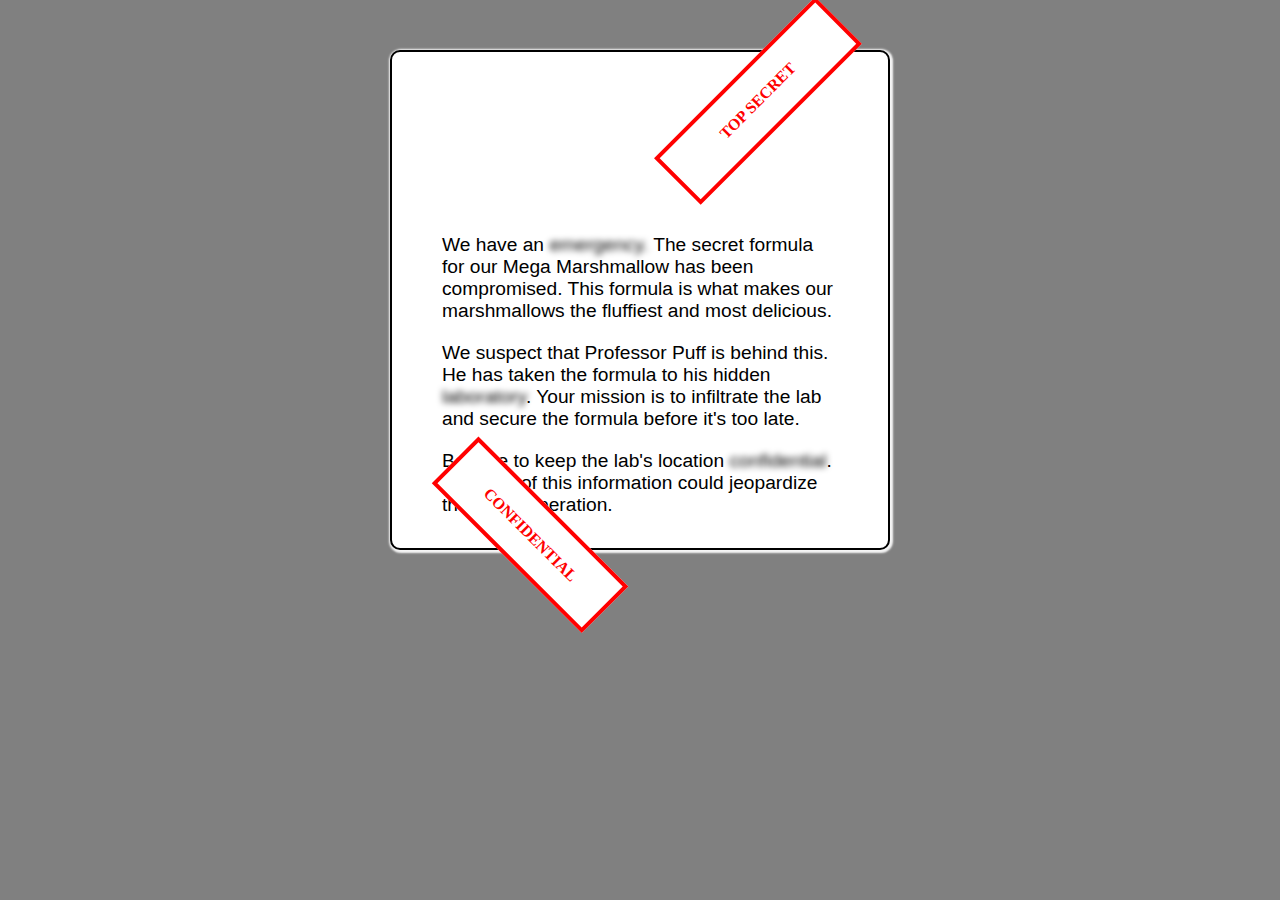
<file: confidential-email.html>
<!DOCTYPE html>
<html lang="en">

<head>
  <meta charset="UTF-8">
  <meta name="viewport" content="width=device-width, initial-scale=1.0">
  <title>Confidential Email</title>
  <link rel="stylesheet" href="confidential-email.css" />

</head>

<body>
  <main id="email">
    <div id="confidential">CONFIDENTIAL</div>
    <div id="top-secret" >TOP SECRET</div>

    <p>We have an <span class="blurred">emergency.</span> The secret formula for our Mega Marshmallow has been compromised. This formula is what makes our marshmallows the fluffiest and most delicious.</p>
    
  <p>We suspect that Professor Puff is behind this. He has taken the formula to his hidden <span class="blurred">laboratory</span>. Your mission is to infiltrate the lab and secure the formula before it's too late.</p>
  
    <p>Be sure to keep the lab's location <span class="blurred">confidential</span>. Any leak of this information could jeopardize the entire operation.</p>
  </main>
</body>

</html>
</file>
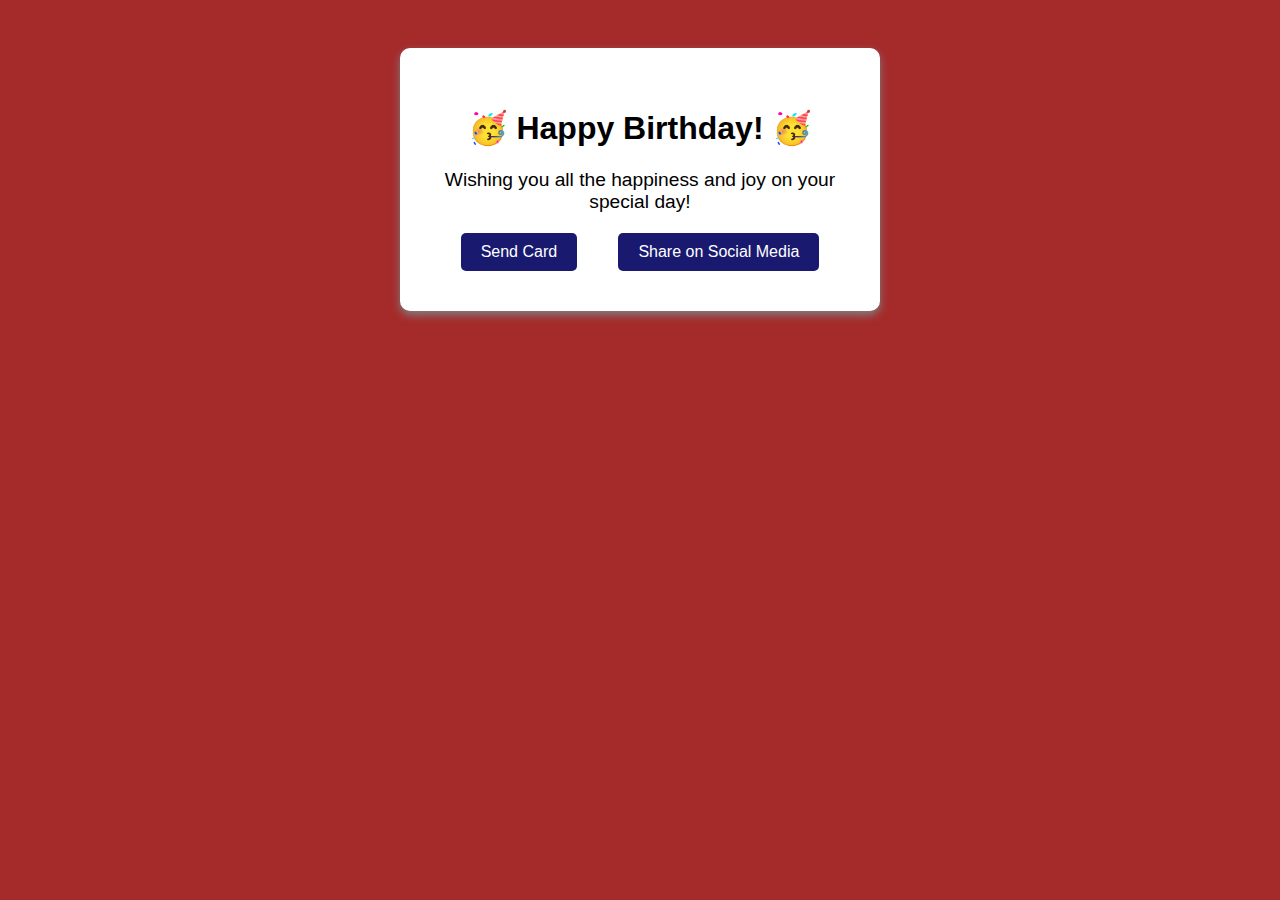
<file: greeting.html>
<!DOCTYPE html>
<html lang="en">
  <head>
    <meta charset="utf-8">
    <meta name="viewport" content="width=device-width, initial-scale=1.0">
    <title>Greeting Card</title>
    <link href="greeting.css" rel="stylesheet">
  </head>
  <body>
    <div class="card" id="greeting-card">
      <h1>Happy Birthday!</h1>
      <p class="message">
        Wishing you all the happiness and joy on your special day!
      </p>
      <div class="card-links">
        <a href="#send" class="send-link">Send Card</a>
        <a href="#share" class="share-link">Share on Social Media</a>
      </div>
  	</div>
    <section id="send">
      <h2>Sending your card...</h2>
      <p>Card successfully sent to your recipient!</p>
    </section>
    <section id="share">
      <h2>Sharing your card...</h2>
      <p>Your card was shared on social media!</p>
    </section>
  </body>
</html>
</file>
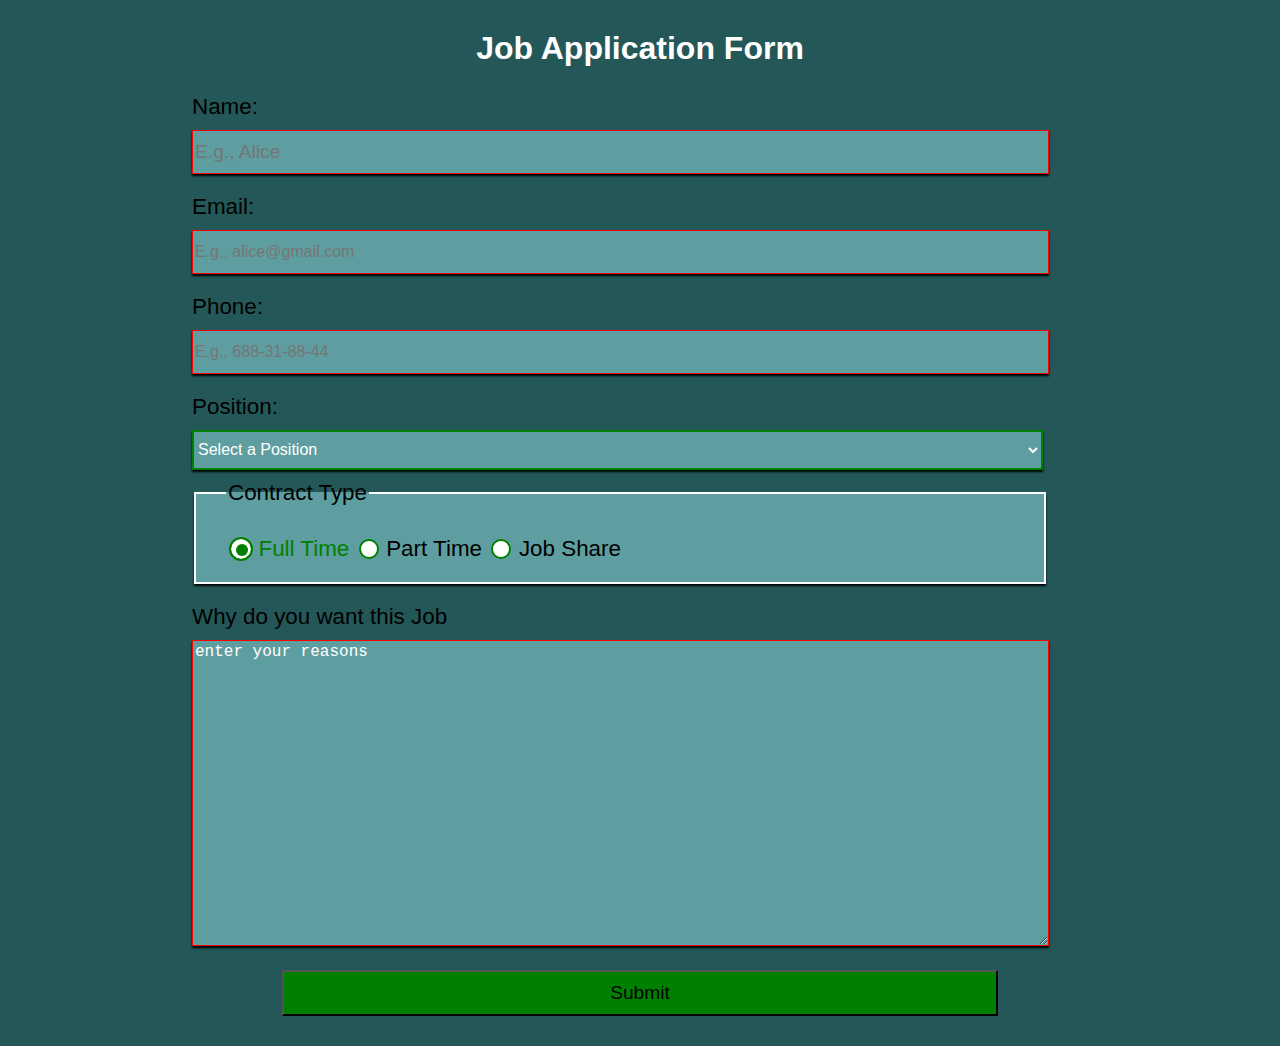
<file: job-form.html>
<!DOCTYPE html>
<html lang="en">
<head>
    <link rel="stylesheet" href="job-form.css">
    <meta charset="UTF-8">
    <meta name="viewport" content="width=device-width, initial-scale=1.0">
    <title>Document</title>
</head>
<body>
    <div class="container">
        <h2>Job Application Form</h2>
        <form>
            <label for="name">Name: </label>
            <input required type="text" name="name" id="name" placeholder="E.g., Alice" minlength="8">
            <label for="email">Email: </label>
            <input required type="email" name="email" id="email" placeholder="E.g., alice@gmail.com">
            <label for="phone">Phone: </label>
            <input type="tel" name="phone" id="phone" placeholder="E.g., 688-31-88-44" required minlength="9">
            <label for="position">Position: </label>
            <select required id="position" name="position">
                <option selected value="option">Select a Position</option>
                <option value="developer">Developer</option>
                <option value="designer">Designer</option>
                <option value="product-manager">Product Manager</option>
                <option value="virtual-assistant">Virtual Assistant</option>
                <option value="engineer">Ai Engineer</option>
            </select>
            <fieldset class="radio-group">
                <legend>Contract Type</legend>
                <input checked type="radio" id="full-time" name="availability" class="radio-bt">
                <label for="full-time" class="radio-btn">Full Time</label>
                <input type="radio" id="part-time" name="availability" class="radio-bt"> 
                <label for="part-time" class="radio-btn" >Part Time</label>
                <input type="radio" id="job-share" name="availability" class="radio-bt">
                <label for="job-share" class="radio-btn">Job Share</label>
            </fieldset>
            <label for="message">Why do you want this Job</label>
            <textarea required name="message" id="message" cols="30" rows="20" placeholder="enter your reasons" style="height: 300px;"></textarea>
            <button type="submit">Submit</button>
        </form>
    </div>
</body>
</html>
</file>
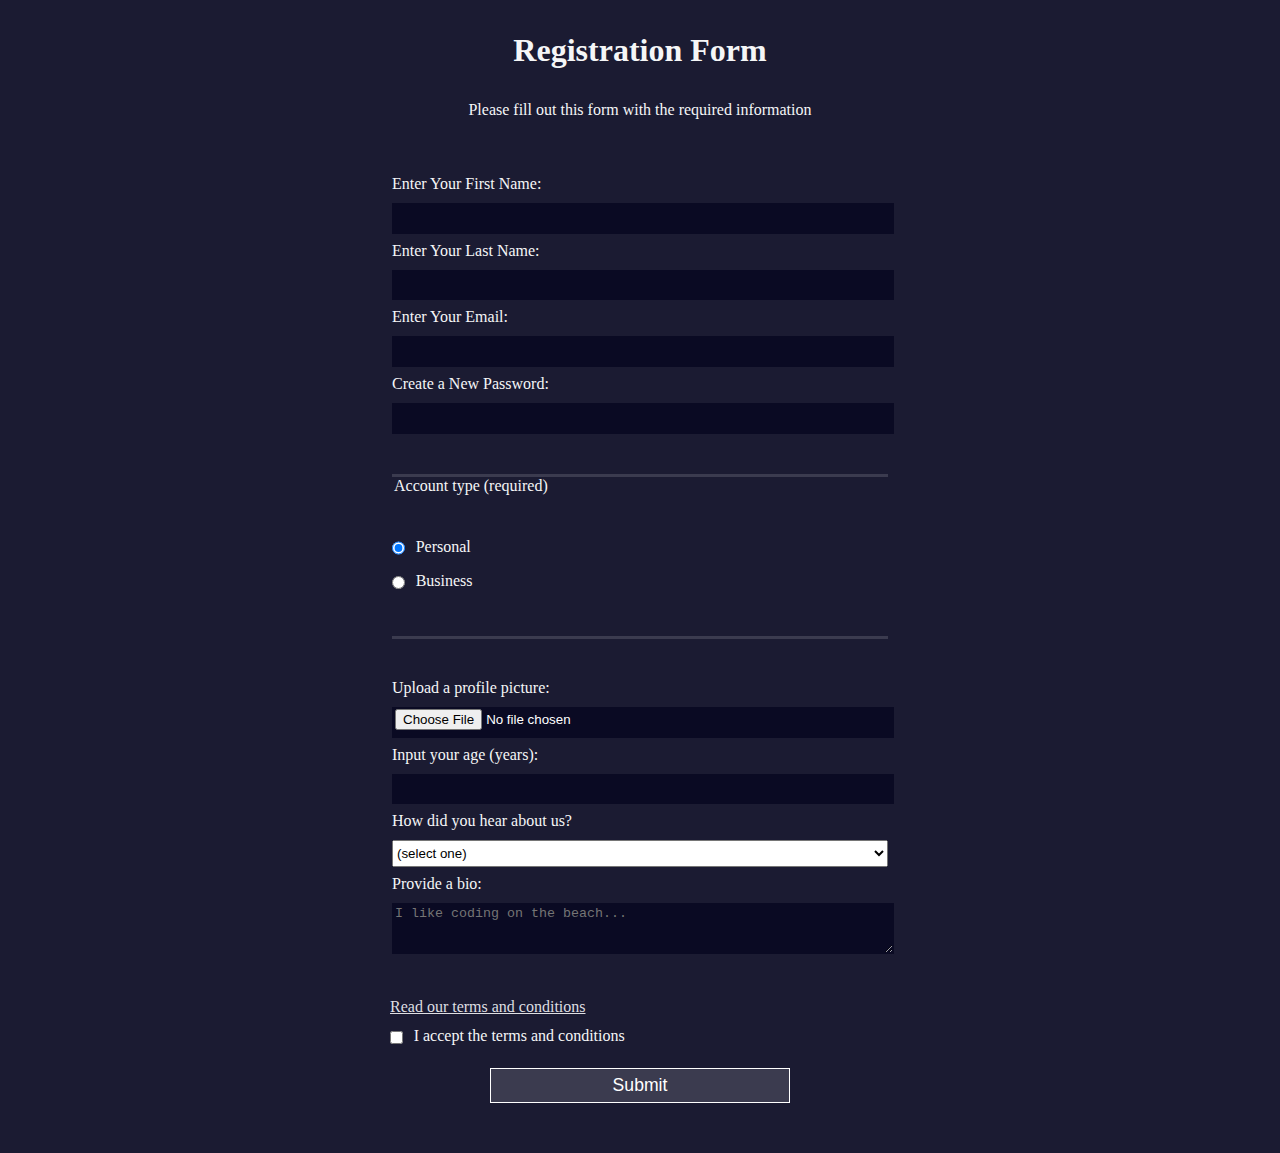
<file: registration-form.html>
<!DOCTYPE html>
<html lang="en">
<head>
  <meta charset="UTF-8">
  <title>Registration Form</title>
  <link rel="stylesheet" href="registration-form.css" />
</head>
<body>
  <h1>Registration Form</h1>
  <p>Please fill out this form with the required information</p>
  <form method="post" action='https://register-demo.freecodecamp.org'>
    <fieldset>
      <label for="first-name">Enter Your First Name: <input id="first-name" name="first-name" type="text" required /></label>
      <label for="last-name">Enter Your Last Name: <input id="last-name" name="last-name" type="text" required /></label>
      <label for="email">Enter Your Email: <input id="email" name="email" type="email" required /></label>
      <label for="new-password">Create a New Password: <input id="new-password" name="new-password" type="password" pattern="[a-z0-5]{8,}" required /></label>
    </fieldset>
    <fieldset>
      <legend>Account type (required)</legend>
      <label for="personal-account"><input id="personal-account" type="radio" name="account-type" value="personal" class="inline" checked /> Personal</label>
      <label for="business-account"><input id="business-account" type="radio" name="account-type" value="business" class="inline" /> Business</label>
    </fieldset>
    <fieldset>
      <label for="profile-picture">Upload a profile picture: <input id="profile-picture" type="file" name="file" /></label>
      <label for="age">Input your age (years): <input id="age" type="number" name="age" min="13" max="120" /></label>
      <label for="referrer">How did you hear about us?
        <select id="referrer" name="referrer">
          <option value="">(select one)</option>
          <option value="1">freeCodeCamp News</option>
          <option value="2">freeCodeCamp YouTube Channel</option>
          <option value="3">freeCodeCamp Forum</option>
          <option value="4">Other</option>
        </select>
      </label>
      <label for="bio">Provide a bio:
        <textarea id="bio" name="bio" rows="3" cols="30" placeholder="I like coding on the beach..."></textarea>
      </label>
    </fieldset>
    <a href="https://www.freecodecamp.org/news/terms-of-service">Read our terms and conditions</a>
    <label for="terms-and-conditions">
      <input class="inline" name="terms" id="terms-and-conditions" type="checkbox" required />
      I accept the terms and conditions
    </label>
    <input type="submit" value="Submit" />
  </form>
</body>
</html>
</file>
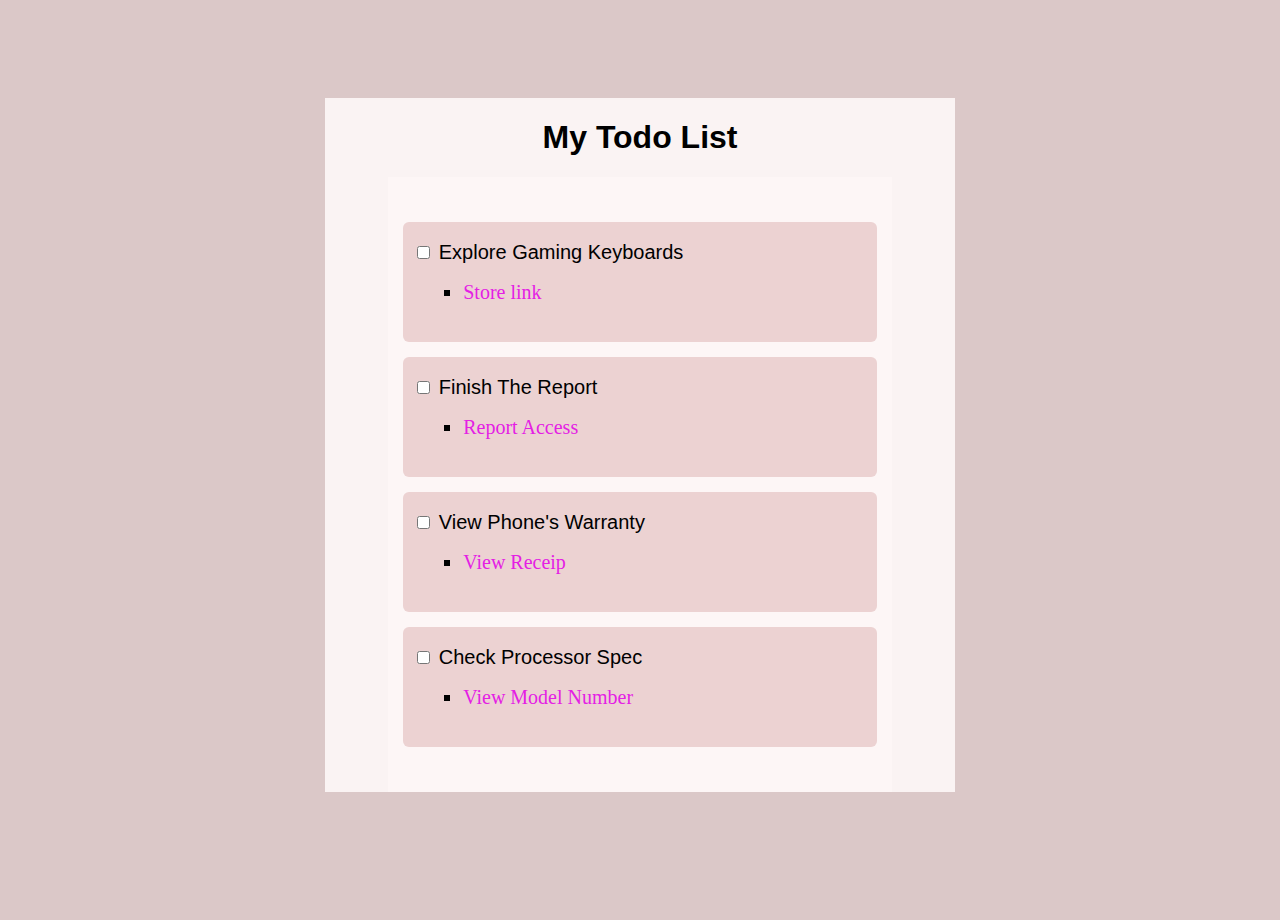
<file: todo.html>
<!DOCTYPE html>
<html lang="en">

<head>
    <link rel="stylesheet" href="todo.css" />
    <meta charset="utf-8">
    <title>Styled To-Do List</title>
</head>

<body>
    <main class="list">
       <div id="heading"> <h1>My Todo List</h1></div>
    <ul class="item">
        <li class="list-item">
            <input type="checkbox" id="game">
            <label for="game">Explore Gaming Keyboards</label>
            <ul class="sub-item-link">
                <li><a href="" target="_blank">Store link</a></li>
            </ul>
        </li>
        <li class="list-item">
            <input type="checkbox" id="report">
            <label for="report">Finish The Report</label>
            <ul class="sub-item-link">
                <li><a href="" target="_blank">Report Access</a></li>
            </ul>
        </li>
        <li class="list-item">
            <input type="checkbox" id="review">
            <label for="review">View Phone's Warranty</label>
            <ul class="sub-item-link">
                <li><a href="" target="_blank">View Receip</a></li>
            </ul>
        </li>
        <li class="list-item">
            <input type="checkbox" id="game">
            <label for="game">Check Processor Spec</label>
            <ul class="sub-item-link">
                <li><a href="" target="_blank">View Model Number</a></li>
            </ul>
        </li>
    </ul>
    </main>
</body>

</html>
</file>
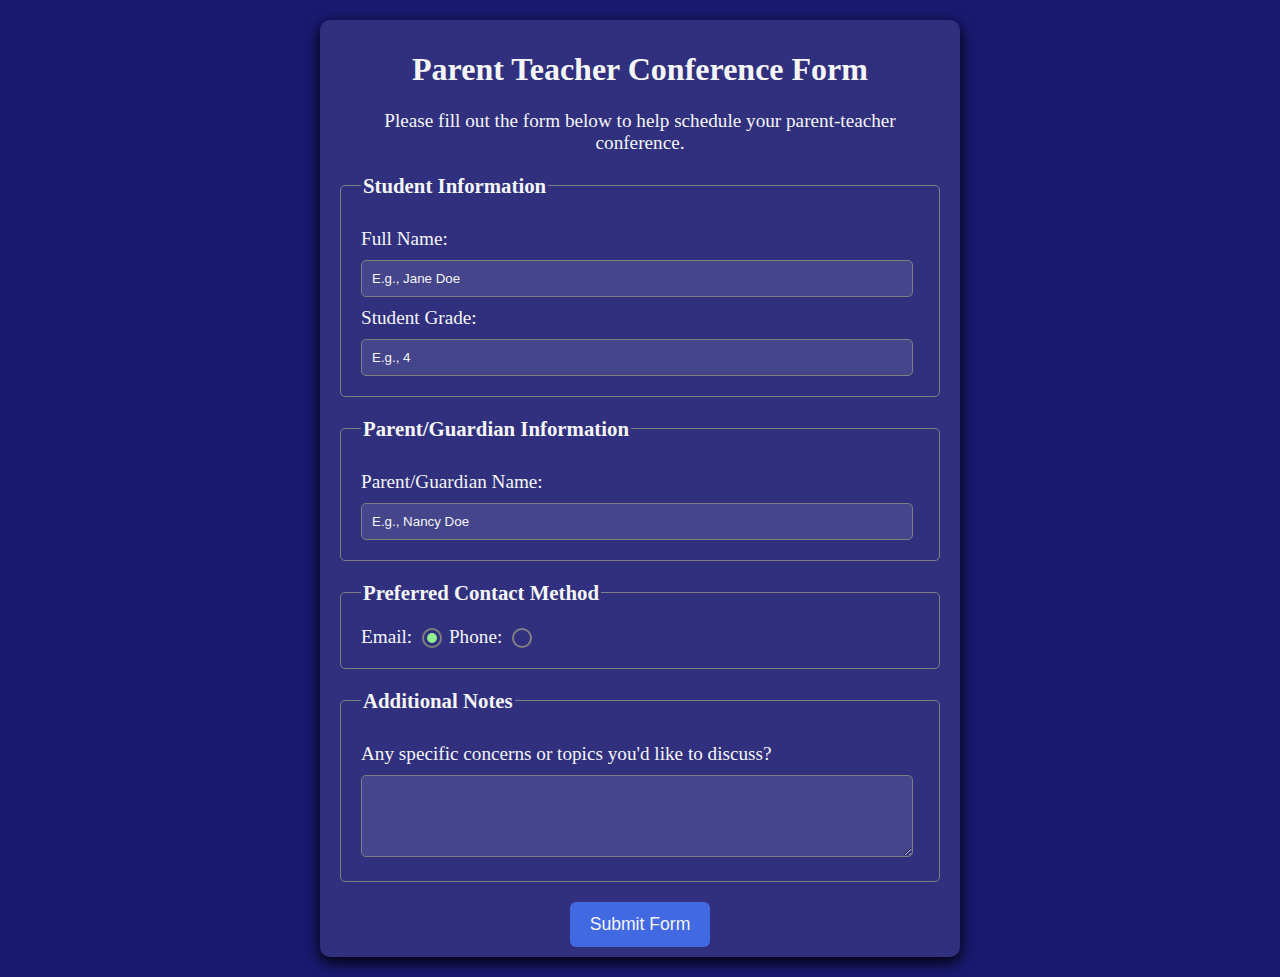
<file: conferencce/conference.html>
<!DOCTYPE html>
<html lang="en">
  <head>
    <meta charset="utf-8">
    <meta name="viewport" content="width=device-width, initial-scale=1.0">
    <title>Parent Teacher Conference Form</title>
    <link rel="stylesheet" href="conference.css" />
  </head>
  <body>
  <main class="container">
    <h1 class="title center">Parent Teacher Conference Form</h1>
    <p class="description center">Please fill out the form below to help schedule your parent-teacher conference.</p>

     <form>
        <fieldset>
          <legend>Student Information</legend>
          <label for="student-name">Full Name: </label>
          <input
            type="text"
            name="student-name"
            id="student-name"
            required
            placeholder="E.g., Jane Doe"
          />

          <label for="grade">Student Grade: </label>
          <input
            type="number"
            name="grade"
            id="grade"
            required
            placeholder="E.g., 4"
          />
        </fieldset>
        
        <fieldset>
          <legend>Parent/Guardian Information</legend>
          <label for="parent-name">Parent/Guardian Name: </label>
          <input
            type="text"
            name="parent-name"
            id="parent-name"
            required
            placeholder="E.g., Nancy Doe"
          />
        </fieldset>

        <fieldset>
          <legend>Preferred Contact Method</legend>
          <label class="contact-method" for="email">Email: </label>
          <input
            id="email"
            class="contact-method-radio-btn"
            type="radio"
            name="contact-method"
            value="email"
            checked
          />

          <label class="contact-method" for="phone">Phone: </label>
          <input
            id="phone"
            class="contact-method-radio-btn"
            type="radio"
            name="contact-method"
            value="phone"
          />
        </fieldset>

        <fieldset>
          <legend>Additional Notes</legend>
          <label for="notes"
            >Any specific concerns or topics you'd like to discuss?</label
          >
          <textarea id="notes" name="notes" rows="4" cols="50"></textarea>
        </fieldset>

        <button class="submit-btn" type="submit">Submit Form</button>
      </form>
  </main>
  </body>
</html>
</file>
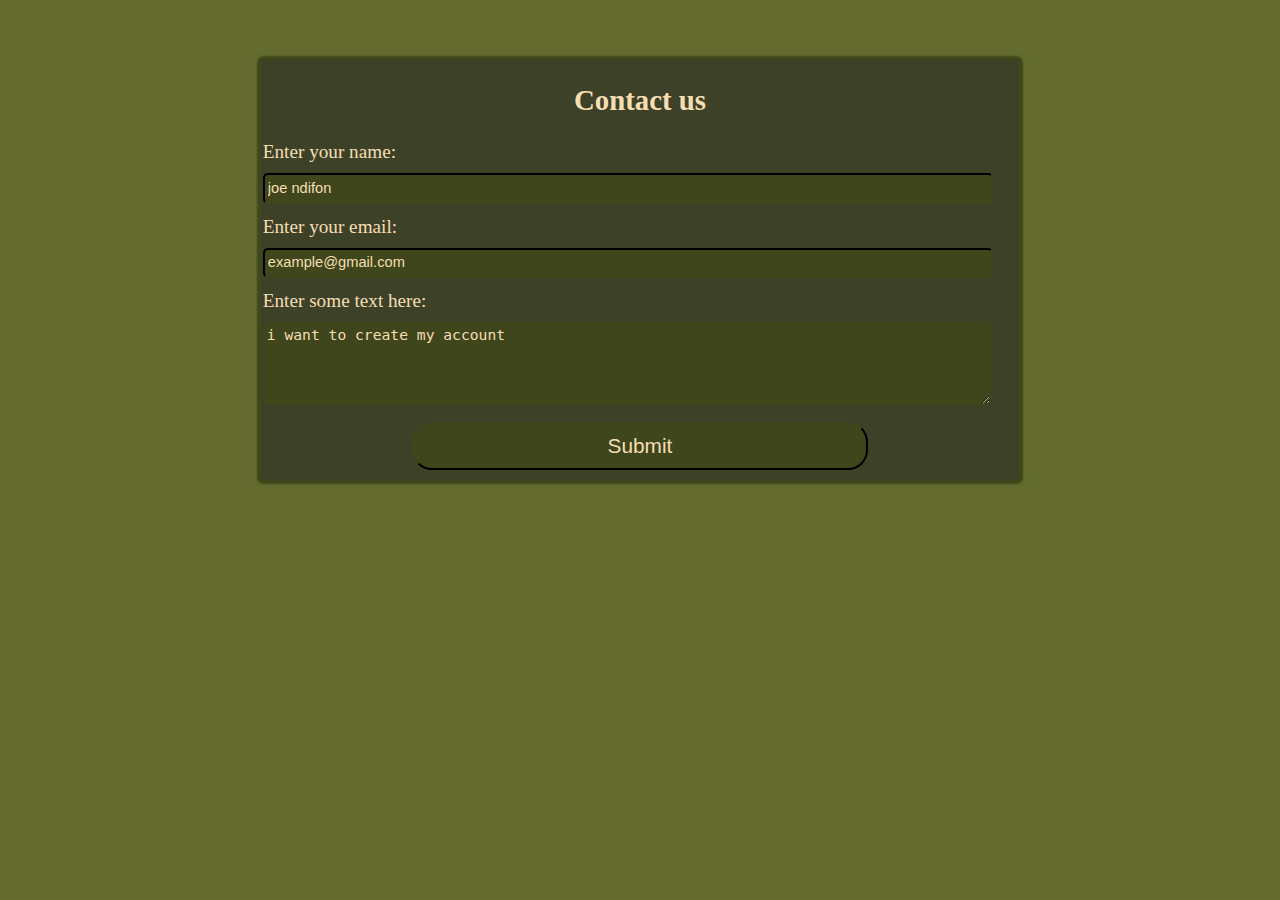
<file: contact-form/contact.html>
<!DOCTYPE html>
<html lang="en">

<head>
    <link rel="stylesheet" href="contact.css">
    <meta charset="utf-8">
    <title>Contact Form</title>
</head>

<body>
    <div class="form-container">
        <form>
          <h2>Contact us</h2>
          <label  for="name">Enter your name: 
              <input type="text" id="name" name="name" required placeholder="joe ndifon"/>
              </label> 
          <label  for="email">Enter your email: 
              <input type="email" id="email" name="email" placeholder="example@gmail.com" required />
              </label> 
              <label for="message">Enter some text here:
              <textarea id="message" name="message" required placeholder="i want to create my account" rows="5"></textarea>
              </label>
              <button class="btn" type="submit">Submit</button>
        </form>
    </div>
</body>

</html>
</file>
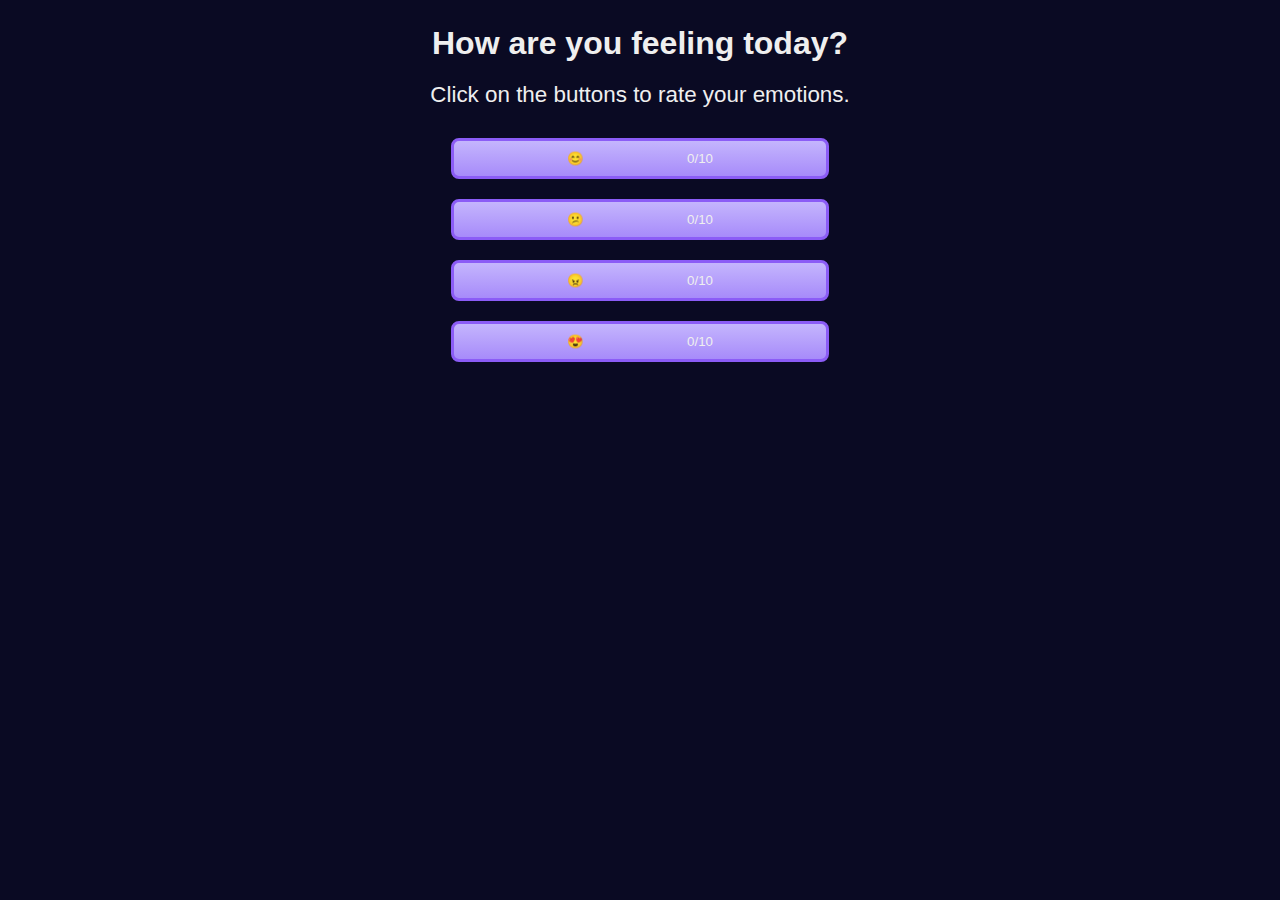
<file: emoji-reactor/emoji.html>
<!DOCTYPE html>
<html lang="en">
<head>
    <meta charset="UTF-8">
    <meta name="viewport" content="width=device-width, initial-scale=1.0">
    <title>Emoji Reactor</title>
    <link rel="stylesheet" href="emoji.css">
</head>
<body>
    <main>
        <h1 class="title">How are you feeling today?</h1>
        <p class="description">Click on the buttons to rate your emotions.</p>
        <div class="btn-container">
            <button class="emoji-btn" id="happy-btn" aria-label="Happy face emoji">
                <span role="img" aria-hidden="true">😊</span>
                <span class="count">0/10</span>
            </button>
            <button class="emoji-btn" id="confused-btn" aria-label="Confused face emoji">
                <span role="img" aria-hidden="true">😕</span>
                <span class="count">0/10</span>
            </button>
            <button class="emoji-btn" id="sad-btn" aria-label="Sad face emoji">
                <span role="img" aria-hidden="true">😠</span>
                <span class="count">0/10</span>
            </button>
            <button class="emoji-btn" id="loving-btn" aria-label="Loving face emoji">
                <span role="img" aria-hidden="true">😍</span>
                <span class="count">0/10</span>
            </button>
        </div>
    </main>
    <script src="emoji.js"></script>
</body>
</html>
</file>
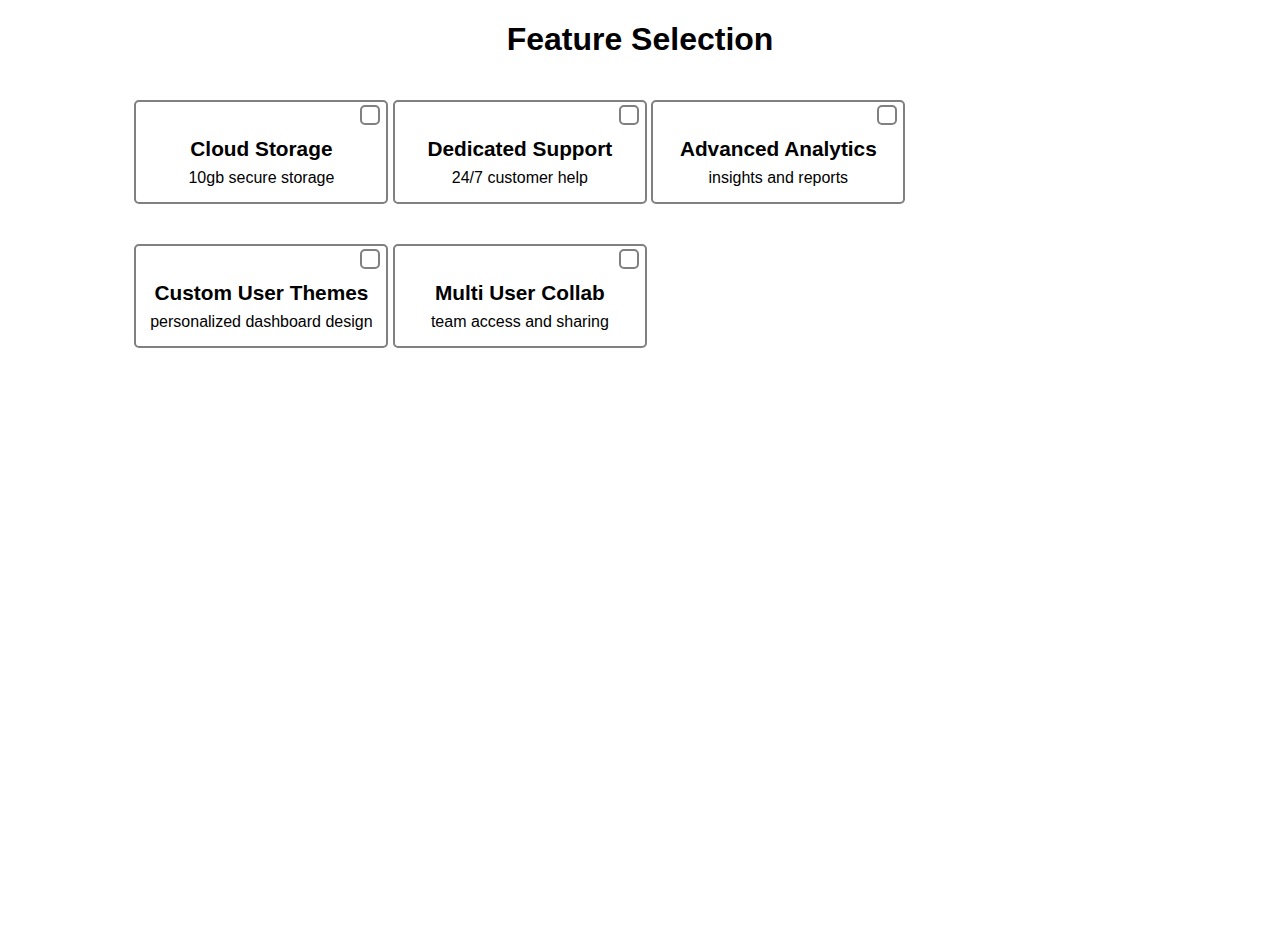
<file: feature-selection/feature-selection.html>
<!DOCTYPE html>
<html lang="en">

    <head>
        <meta charset="utf-8">
        <title>Selection Feature Page</title>
        <link rel="stylesheet" href="feature-selection.css"
    </head>

    <body>
        <h1>Feature Selection</h1>
        <div class="feature-card-container">
            <label class="feature-card" for="feature-1">
                <input type="checkbox" id="feature-1" />
                <b>Cloud Storage</b>
                10gb secure storage 
            </label>
            <label class="feature-card" for="feature-2">
                <input type="checkbox" id="feature-2" />
                <b>Dedicated Support</b>
                24/7 customer help
            </label>
            <label class="feature-card" for="feature-3">
                <input type="checkbox" id="feature-3"/>
                <b>Advanced Analytics</b>
                insights and reports
            </label>
            <label class="feature-card" for="feature-4">
                <input type="checkbox" id="feature-4" />
                <b>Custom User Themes</b>
                personalized dashboard design
            </label>
            <label class="feature-card" for="feature-5">
                <input type="checkbox" id="feature-5" />
                <b>Multi User Collab</b>
                team access and sharing
            </label>
        
        </div>
    </body>

</html>
</file>
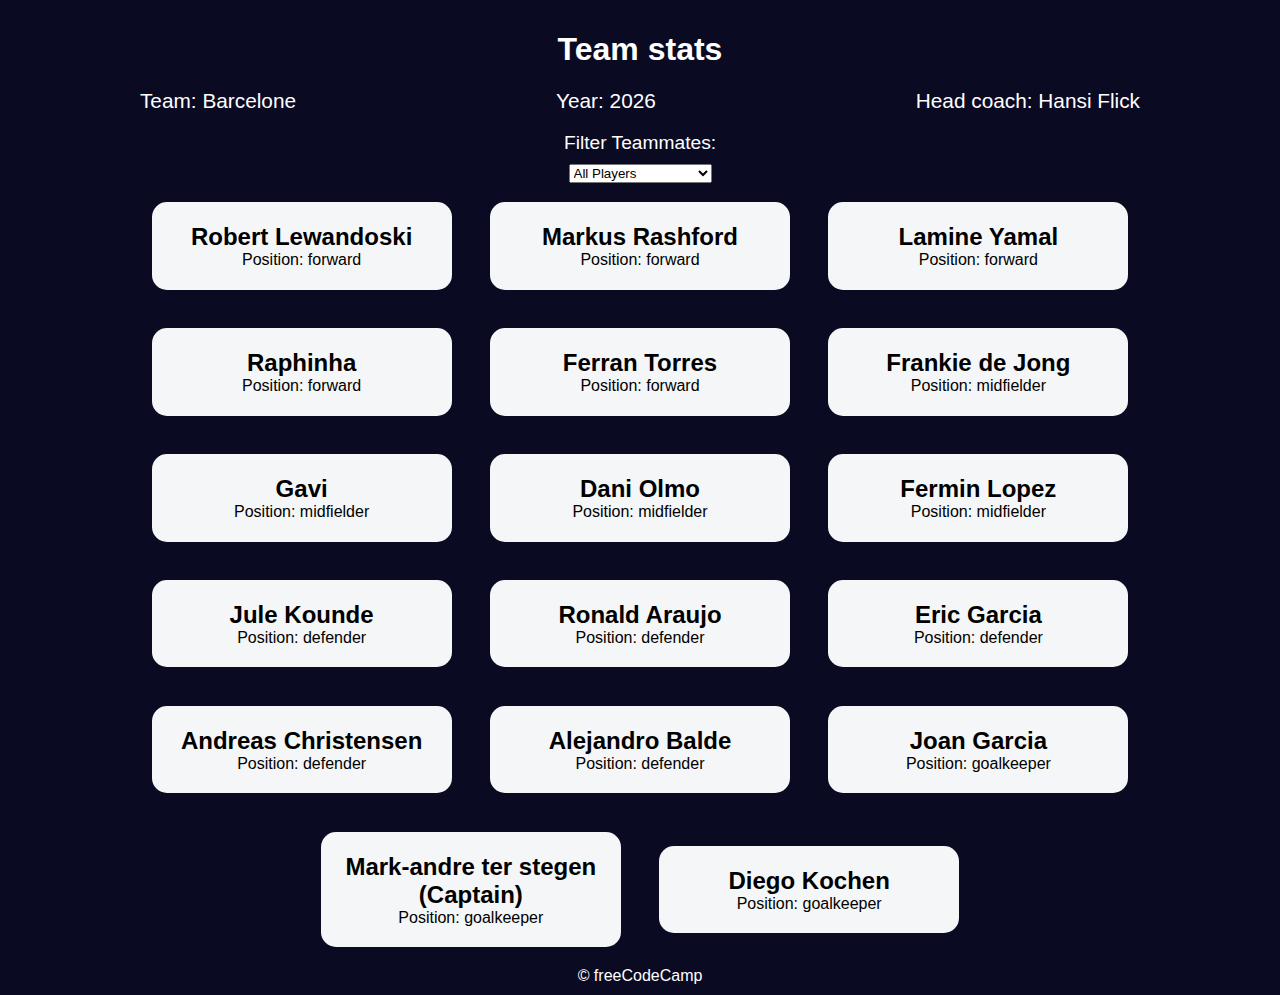
<file: footballTeam/team.html>
<!DOCTYPE html>
<html lang="en">
  <head>
    <meta charset="UTF-8" />
    <meta http-equiv="X-UA-Compatible" content="IE=edge" />
    <meta name="viewport" content="width=device-width, initial-scale=1.0" />
    <title>
      Build a Set of Football Team Cards
    </title>
    <link rel="stylesheet" href="team.css" />
  </head>
  <body>
    <h1 class="title">Team stats</h1>
    <main>
      <div class="team-stats">
        <p>Team: <span id="team"></span></p>
        <p>Year: <span id="year"></span></p>
        <p>Head coach: <span id="head-coach"></span></p>
      </div>
      <label class="options-label" for="players">Filter Teammates:</label>
      <select name="players" id="players">
        <option value="all">All Players</option>
        <option value="forward">Position Forward</option>
        <option value="midfielder">Position Midfielder</option>
        <option value="defender">Position Defender</option>
        <option value="goalkeeper">Position Goalkeeper</option>
      </select>
      <div class="cards" id="player-cards">
        
      </div>
    </main>
    <footer>&copy; freeCodeCamp</footer>
    <script src="team.js"></script>
  </body>
</html>
</file>
<file: confidential-email.css>
* {
  margin: 0;
  padding: 0;
  box-sizing: border-box;
}

body {
  background-color: grey;
}

#email {
  width: 500px;
  height: 500px;
  box-sizing: border-box;
/* background-color: red; */
padding: 50px;
border: 2px solid black;
margin-top: 50px;
margin-left: auto;
margin-right: auto;
background-color: white;
border-radius: 10px;
box-shadow: 1px 1px 2px 2px whitesmoke;
}

p {
  font-size: 1.2rem;
  font-family: arial;
  margin-bottom: 20px;
}

.blurred {
  filter: blur(3px)
}

#confidential {
  display: inline-block;
  margin-left: 2px;
  top: 0;
  right: 0;
  background-color: white;
  padding: 20px 40px;
  border: 4px solid red;
  color: red;
  font-weight: bolder;
  transform: translate(-20px, 400px) rotate(45deg);
}

#top-secret {
  display: inline-block;
  margin-left: 2px;
  bottom: 0;
  left:0;
  background-color: white;
  padding: 20px 60px;
  border: 4px solid red;
  color: red;
  font-weight: bolder;
  transform: translate(200px, -100px) rotate(-45deg);
}



.paragraph-1 {
  margin-bottom: 20px;
}
.paragraph-2 {
  margin-bottom: 20px;
}
.paragraph- {
  margin-bottom: 20px;
}
</file>
<file: greeting.css>
body {
  font-family: Arial, sans-serif;
  padding: 40px;
  text-align: center;
  background-color: brown;
}

.card {
  background-color: white;
  max-width: 400px;
  padding: 40px;
  margin: 0 auto;
  border-radius: 10px;
  box-shadow: 0 4px 8px gray;
  transition: transform 0.3s, background-color 0.3s ease
}

.card:hover {
  background-color: khaki;
  transform: scale(1.1);
}

h1::before {
  content: "🥳 ";
}

h1::after {
  content: " 🥳";
}

.message {
  font-size: 1.2em;
  margin-bottom: 20px;
}

.card-links {
  margin-top: 20px;
  display: flex;
  justify-content: space-around;
}

.card-links a {
  text-decoration: none;
  font-size: 1em;
  padding: 10px 20px;
  border-radius: 5px;
  color: white;
  background-color: midnightblue;
  transition: background-color 0.3s ease;
}

.card-links a:hover {
  background-color: orangered;
}

.card-links a:active {
  background-color: midnightblue;
}

.card-links a:focus {
  outline: 2px solid yellow;
}

.card-links a:visited {
  color: crimson;
}

section {
  margin: 20px auto;
  max-width: 600px;
  background-color: whitesmoke;
  padding: 20px;
  border-radius: 10px;
  display: none;
}

section:hover{
  transform: skewX(10deg);
}

section:target {
  display: block;
}
</file>
<file: job-form.css>
body {
    background-color: rgb(36, 88, 88);
    font-family: Arial, Helvetica, sans-serif;
    margin: 0;
    padding: 0;
    box-sizing: border-box;
    color: whitesmoke;
}

h2 {
    color: white;
    text-align: center;
    font-size: 2rem;
}

.container {
    width: 70%;
    margin: 30px auto;
}

label:not(.radio-btn) {
    display: block;
    margin-top: 20px;
}

input:not(.radio-bt), textarea, select {
    width: 95%;
    height: 40px;
    margin-top: 10px;
    background-color: cadetblue;
    margin-left: auto;
    margin-right: auto;
}   

input:not(.radio-bt), select, fieldset, textarea{
    border: 2px solid white;
    box-shadow: 0 2px 2px 0 black;
}

label, legend {
    color: black;
    font-size: 1.4rem;
}

button {
    display: block;
    width: 80%;
    margin: 20px auto;
    padding: 10px 30px;
    font-size: 1.2rem;
    background-color: green;
    transition: all 0.3s ease;
}

fieldset {
    width: 88%;
    padding: 30px;
    height: 40px;
    margin-top: 10px;
    background-color: cadetblue;
}

input,select, textarea::placeholder {
    color: white;
    font-size: 1rem;
}

input:first-of-type {
    font-size: 1.2rem;
}

select option:disabled {
    color: white;
}

.radio-bt {
    appearance: none;
    height: 20px;
    width: 20px;
    background-color: white;
    border-radius: 50px;
    vertical-align:top;
    position: relative;
}

.radio-bt:checked + .radio-btn {
    color: green;
}

.radio-bt:checked {
    outline: 2px solid green;
}


.radio-bt::before {
    content: " ";
    position: absolute;
    height: 12px;
    width: 12px;
    border-radius: 50px;
    transform: translate(3px , 3px) scale(0) ;
    transition: all 0.3s ease;
}

.radio-bt:checked::before {
    transform: translate(3px, 3px) scale(1);
    background-color: green;
    
}

input {
    border: 1px solid;
    outline: none;
}

.radio-group input[type="radio"]:checked {
    box-shadow: 0 1px 1px 0 green;
    background-color: white;
    border-color: transparent;

}

button:hover {
    background-color: aquamarine;
    border: 2px solid white;
    outline: 1px solid black;
    outline-offset: 2px;
    box-shadow: 0 2px 2px 0 black;
    color: white;
}

input, textarea {
    
    outline: none;
}

input:focus,
textarea:focus {
  border-color: black;
}

input:invalid,
select:invalid,
textarea:invalid {
  border-color: red;
  border-width: 1px;
  border-style: solid;
}

input:valid,
select:valid,
textarea:valid {
  border-color: green;
  border-width: 2px;
  border-style: solid;
}
</file>
<file: registration-form.css>
body {
  width: 100%;
  height: 100vh;
  margin: 0;
  background-color: #1b1b32;
  color: #f5f6f7;
  font-family: Tahoma;
  font-size: 16px;
}

h1, p {
  margin: 1em auto;
  text-align: center;
}

form {
  width: 60vw;
  max-width: 500px;
  min-width: 300px;
  margin: 0 auto;
  padding-bottom: 2em;
}

fieldset {
  border: none;
  padding: 2rem 0;
  border-bottom: 3px solid #3b3b4f;
}

fieldset:last-of-type {
  border-bottom: none;
}

label {
  display: block;
  margin: 0.5rem 0;
}

input,
textarea,
select {
  margin: 10px 0 0 0;
  width: 100%;
  min-height: 2em;
}

input, textarea {
  background-color: #0a0a23;
  border: 1px solid #0a0a23;
  color: #ffffff;
}

.inline {
  width: unset;
  margin: 0 0.5em 0 0;
  vertical-align: middle;
}

input[type="submit"] {
  display: block;
  width: 60%;
  margin: 1em auto;
  height: 2em;
  font-size: 1.1rem;
  background-color: #3b3b4f;
  border-color: white;
  min-width: 300px;
}

input[type="file"] {
  padding: 1px 2px;
}

a {
  color: #dfdfe2;
}
</file>
<file: todo.css>
body {
  background-color: rgb(219, 200, 200);
  font-family: sans-serif;

  /* center everything vertically and horizontally */
  display: flex;
  justify-content: center;
  align-items: center;
  min-height: 100vh;
  margin: 10px;
}

#heading {
  text-align: center;
  margin-bottom: 0;
  display: block;
}

.list {
  width: 50%;
  min-height: 80%;
  background-color: rgb(250, 243, 243);
  margin-bottom: 30px;
  border-radius: 1px solid red;
}

ul {
  list-style-type: none;
  padding: 0;
  margin: 0;
}

.item {
  background-color: rgb(253, 246, 246);
  width: 80%;
  margin: auto;
  padding: 30px 0; /* space above and below todo items */
}

.list-item {
  font-size: 20px;
  background-color: rgb(236, 210, 210);
  margin: 15px auto;
  /* margin-top: 0; */
  padding: 10px;
  width: 90%;
  line-height: 2;
  border-radius: 6px ;
}

.sub-item-link {
    list-style: square;
    margin-left: 40px;
    padding-left: 10px;
}

.sub-item-link li {
    margin-bottom: 20px;
}

a {
    text-decoration: none;
    font-family: normal;
}

a:link {
    color: blue;
}

a:visited {
    color: rgb(228, 32, 228);
}

a:hover {
    color: red;
}

a:focus {
    color: blue;
    outline: 2px solid blue;
}

a:active {
    color: blue;
}
</file>
<file: conferencce/conference.css>
body {
  background-color: MidnightBlue;
  color: whitesmoke;
}

.container {
    background-color: #ffffff1a;
    width: 80%;
    max-width: 600px;
    border-radius: 10px;
    margin: 20px auto;
    padding: 10px 20px;
    box-shadow: 0 5px 15px black;  
}

.center {
  text-align: center;
}

.description {
  font-size: 1.2rem;
}

fieldset {
  border: 1px solid gray;
  border-radius: 5px;
  margin: 20px 0;
  padding: 20px;
}

fieldset legend {
  font-size: 1.3rem;
  font-weight: 600;
}

label {
  font-size: 1.2rem;
}

label:not(.contact-method) {
  display: block;
  margin: 10px 0;
}

input:not(.contact-method-radio-btn),
textarea {
  background-color: #ffffff1a;
  width: 95%;
  border: 1px solid gray;
  border-radius: 5px;
  padding: 10px;
}

input,
input::placeholder,
textarea {
  color: whitesmoke;
}


.contact-method-radio-btn {
  appearance: none;
  width: 20px;
  height: 20px;
  border-radius: 50%;
  border: 2px solid gray;
  vertical-align: bottom;
}

.contact-method-radio-btn::before {
  display: block;
  content: " ";
  width: 10px;
  height: 10px;
  border-radius: 50%;
  transform: translate(3px, 3px) scale(0);
  transition: all 0.3s ease-in;
}

.contact-method-radio-btn:checked::before {
  transform: translate(3px, 3px) scale(1);
  background-color: lightgreen;
}

.submit-btn {
  cursor: pointer;
  background-color: royalblue;
  color: whitesmoke;
  border: none;
  border-radius: 6px;
  padding: 12px 20px;
  font-size: 1.1rem;
  display: block;
  margin: auto;
}

.submit-btn:hover{
  background-color: midnightblue;
}

input, textarea:not(.contact-method-radio-btn) {
  outline: none;
}
</file>
<file: contact-form/contact.css>
:root {
  --form-color: #3d4127;
  --main-color: #636b2f;
}
body {
  font-family: Tahoma;
  background-color: var(--main-color);
  color: wheat;
  font-size: 1.2rem;
  height: 400px;
  padding-top: 50px;
}

h2 {
  text-align: center;
}

.form-container {
  width: 60%;
  min-height: 80%;
  background-color: var(--form-color);
  margin: 0 auto;
  padding: 0 0 10px 0;
  border: 2px solid #3f461b;
  box-shadow: 0 0 2px 2px #3f461b;
  border-radius: 5px;
}

label {
  display: block;
  width: 100%;
  margin:  2px 2px;
  color: wheat;
}

input, textarea{
  width: 95%;
  height: 1.3rem;
  background-color: #3f461b;
  border-color: #3f461b;
  margin: 10px 0;
  border-radius: 5px;
  padding: 3px;
  outline: none;
}

textarea {
  height: unset;
}

input::placeholder, textarea::placeholder {
  color: wheat;
  font-size: 1.1em;
}

input:focus, textarea:focus {
  outline: 1px solid blue;
}

button {
  display: block;
  margin: 0 auto ;
  width: 60%;
  border-radius: 20px;
  box-sizing: border-box;
  background-color: #3f461b;
  color: wheat;
  border-color: #3f461b;
  padding: 10px;
  font-size: 1.3rem;
  transition: all 0.3s ease;
}

button:hover {
    background-color: #3d4127;
    color: #ffffff;
    border-color: aliceblue;
}
</file>
<file: emoji-reactor/emoji.css>
*, *::before, *::after {
    margin: 0;
    padding: 0;
    box-sizing: border-box;
}

:root {
    --white-: #fff;
    --light-grey: #efefef;
    --very-dark-blue: #0a0a23;
    --light-purple: #a78bfa;
    --very-light-purple: #c4b5fd;
    --purple: #8b5cf6;
}

body {
    background-color: var(--very-dark-blue);
    color: var(--light-grey);
    font-family: sans-serif;
}

main {
    text-align: center;
    padding: 10px;
}

.btn-container, button {
    display: flex;
    align-items: center;
    justify-content: space-evenly;
}

.btn-container {
    flex-direction: column;
}

button {
  width: 70%;
  cursor: pointer;
  color: var(--white);
  background-color: var(--light-purple);
  background-image: linear-gradient(
    to bottom,
    var(--very-light-purple),
    var(--light-purple)
  );
  border: 3px solid var(--purple);
  border-radius: 8px;
  padding: 10px;
  margin: 10px;
  transition: background-color 0.3s ease, transform 0.2s ease;
}

@media (min-width: 768px) {
  .emoji-btn {
    width: 30%;
  }
}

.emoji-btn:hover {
  background-color: var(--purple);
  background-image: none;
}

.title {
  margin-top: 15px;
  font-size: 2rem;
}

.description {
  font-size: 1.4rem;
  margin: 20px 0;
}
</file>
<file: feature-selection/feature-selection.css>
body {
    height: 100vh;
    font-family: Arial;
}

h1 {
    text-align: center;
}

.feature-card-container {
    /* background-color: red; */
    width: 80%;
    margin: 10px auto;
}

.feature-card {
    display: inline-block;
    background-color: white;
   border: 2px solid grey;
    height: 100px;
    width: 250px;
    text-align: center;
    border-radius: 5px;
    cursor: pointer;
    margin: 20px auto;
    transition: all 0.3s ease;
}

.feature-card:hover {
    border: 2px solid #ffa33a;
}

input[type="checkbox"] {
    appearance: none;
    display: block;
    width: 20px;
    height: 20px;
    transform: translate(220px, 0);
    border: 2px solid grey;
    border-radius: 5px;
    cursor: pointer;
    transition: all 0.3s ease;
}

input[type="checkbox"]:checked {
    background-color: #ffa33a;
    border-color: #fabd77;
}

input[type="checkbox"]:checked::after {
    content: "✓";
    color: white;
    display: block;
    margin: auto auto;
    text-align: center;
    line-height: 15px;
}



b {
    font-size: 1.3rem;
    display: block;
    text-align: center;
    line-height: 2em;;
}
</file>
<file: footballTeam/team.css>
*,
*::before,
*::after {
  box-sizing: border-box;
  margin: 0;
  padding: 0;
}

:root {
  --dark-grey: #0a0a23;
  --light-grey: #f5f6f7;
  --white: #ffffff;
  --black: #000;
}

body {
  background-color: var(--dark-grey);
  text-align: center;
  padding: 10px;
  font-family: sans-serif;
}

.title,
.options-label,
.team-stats,
footer {
  color: var(--white);
}

.title {
  margin: 1.3rem 0;
}

.team-stats {
  display: flex;
  justify-content: space-around;
  flex-wrap: wrap;
  font-size: 1.3rem;
  margin: 1.2rem 0;
}

.options-label {
  font-size: 1.2rem;
  display: block;
  margin: 10px;
}

.cards {
  display: flex;
  flex-wrap: wrap;
  justify-content: center;
  align-items: center;
}

.player-card {
  background-color: var(--light-grey);
  padding: 1.3rem;
  margin: 1.2rem;
  width: 300px;
  border-radius: 15px;
}

@media (max-width: 768px) {
  .team-stats {
    flex-direction: column;
  }
}
</file>
